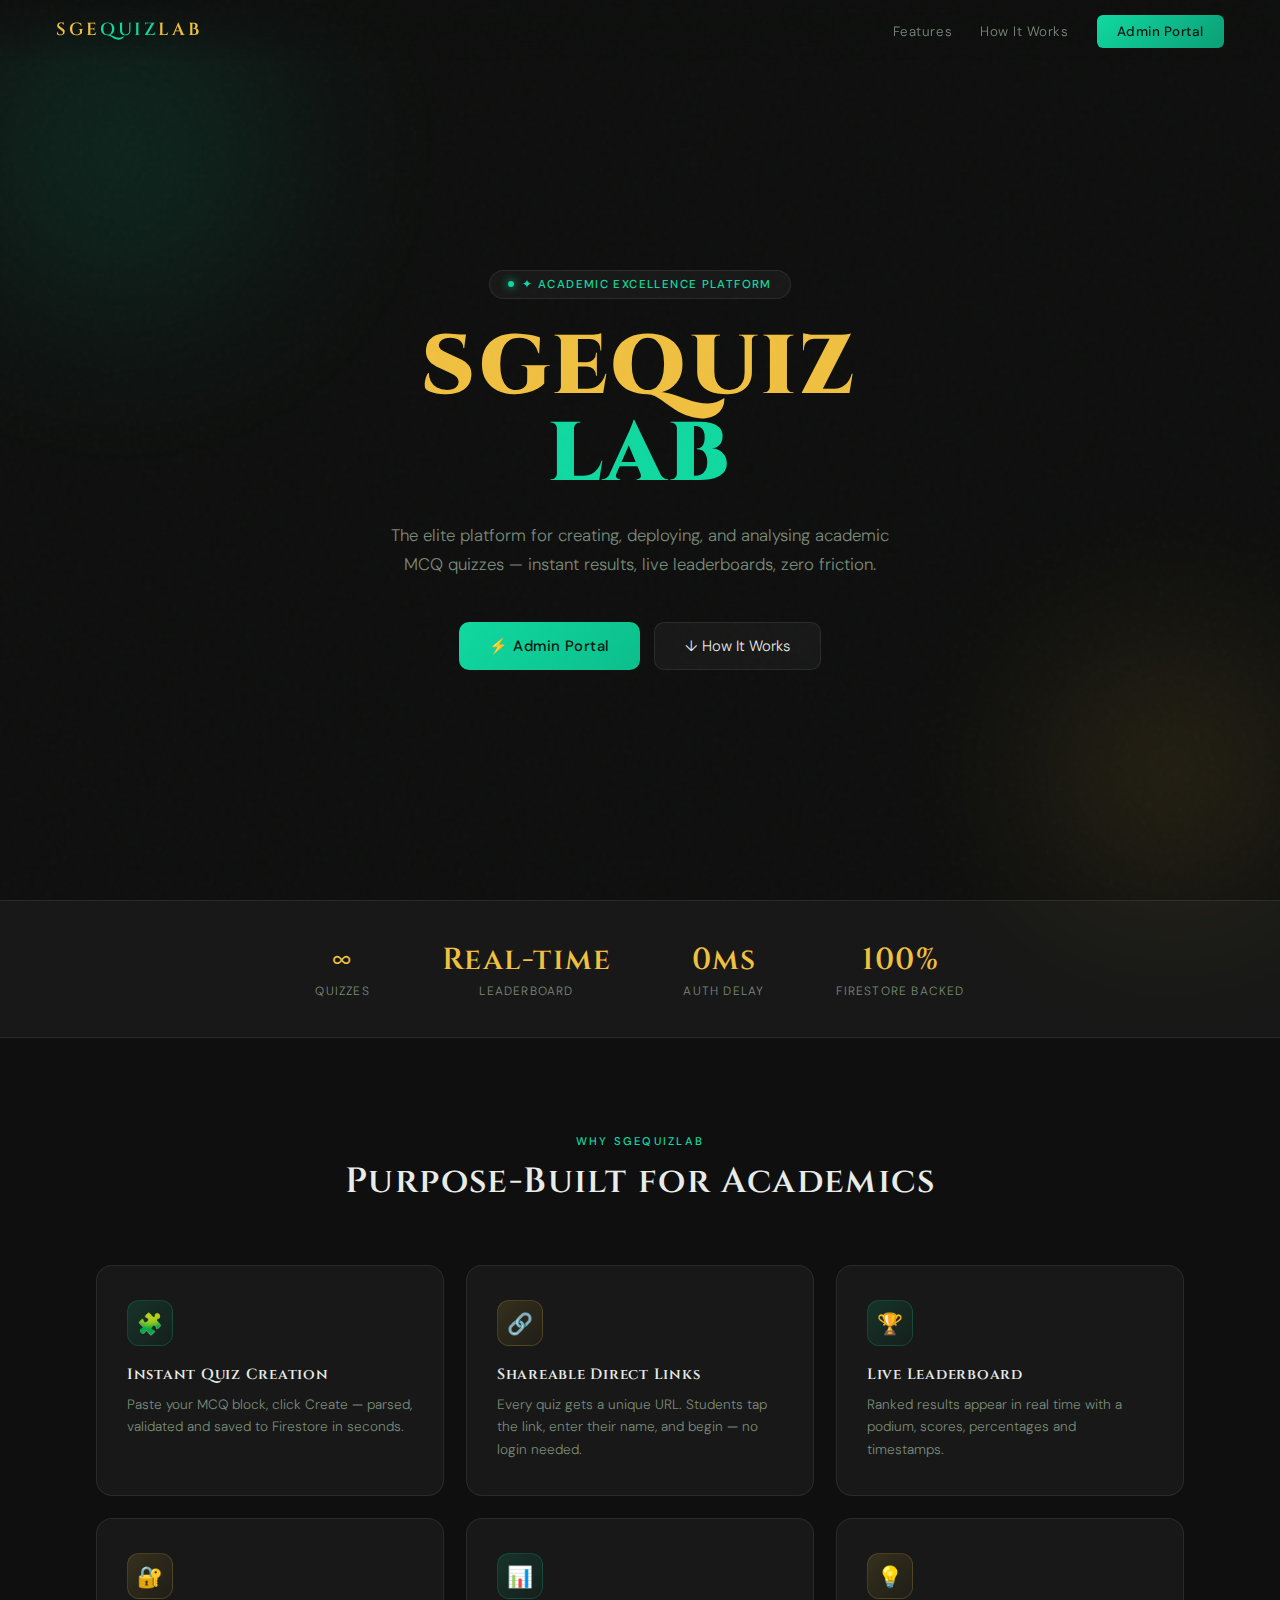
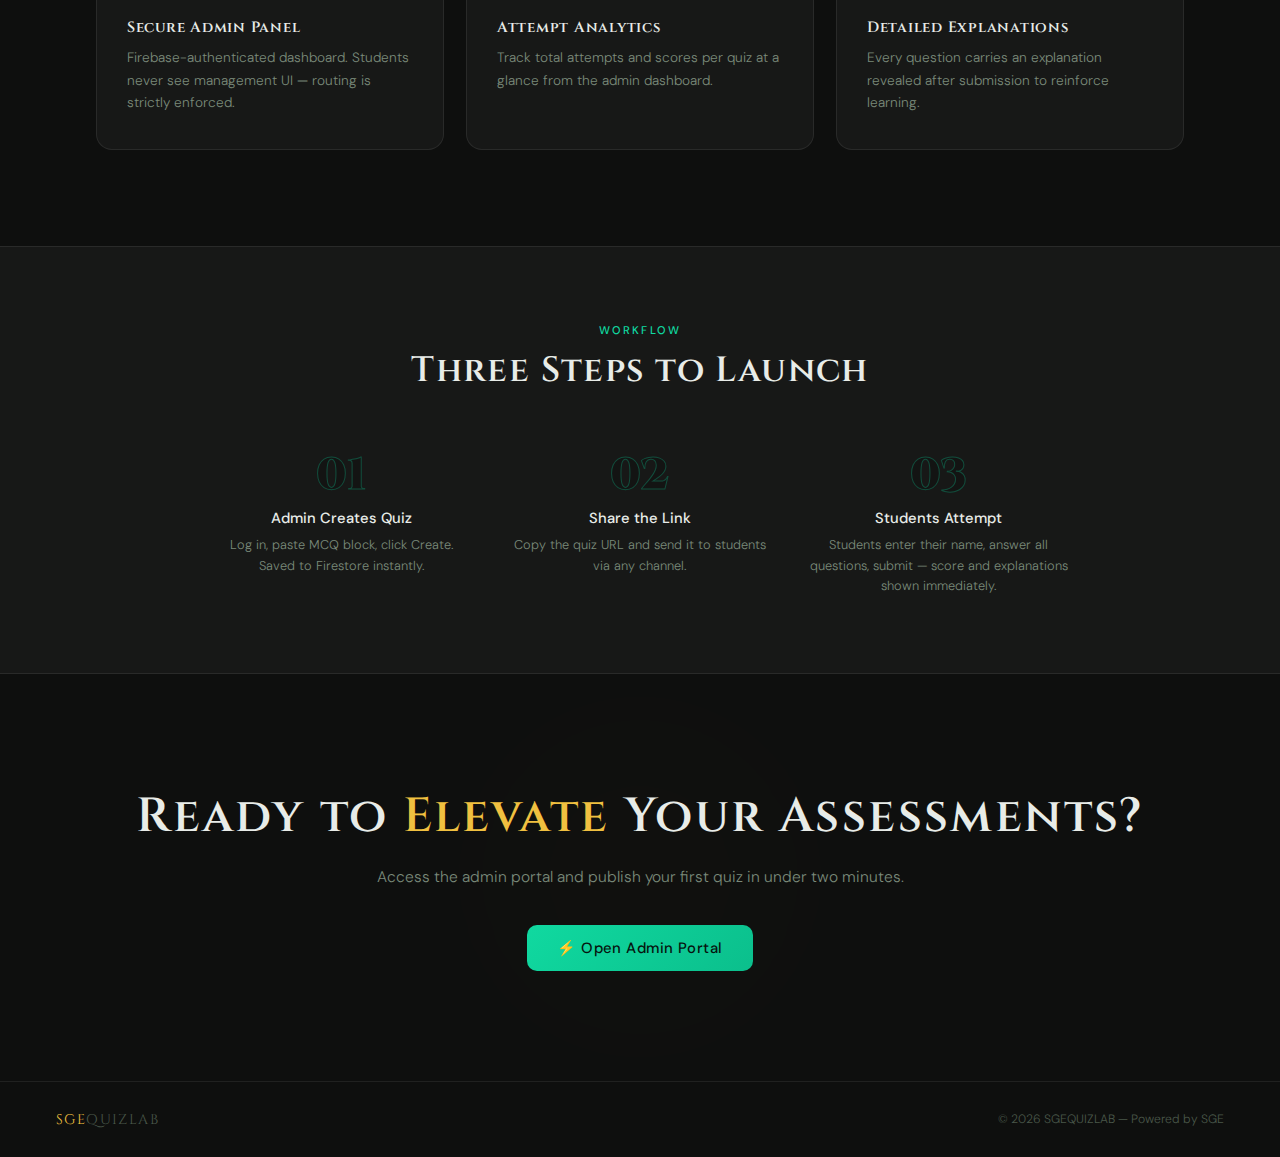
<file: index.html>
<!DOCTYPE html>
<html lang="en">
<head>
<meta charset="UTF-8"/>
<meta name="viewport" content="width=device-width,initial-scale=1.0"/>
<title>SGEQUIZLAB — Elite Academic Quiz Platform</title>
<link href="https://fonts.googleapis.com/css2?family=Cinzel:wght@400;600;900&family=DM+Sans:wght@300;400;500&display=swap" rel="stylesheet"/>
<style>
:root{--bg:#0e0f0e;--bg2:#111311;--s:rgba(255,255,255,.04);--s2:rgba(255,255,255,.07);--b:rgba(255,255,255,.08);--e:#10d9a0;--ed:#0a9e75;--g:#f0c040;--gd:#b8923a;--t:#e8ece8;--tm:#7a8a7a;--td:#4a584a;--r:16px;--rs:8px;--fd:'Cinzel',serif;--fb:'DM Sans',sans-serif}
*,*::before,*::after{box-sizing:border-box;margin:0;padding:0}
html{scroll-behavior:smooth}
body{background:var(--bg);color:var(--t);font-family:var(--fb);font-weight:300;overflow-x:hidden;min-height:100vh}
body::before{content:'';position:fixed;inset:0;background-image:url("data:image/svg+xml,%3Csvg viewBox='0 0 200 200' xmlns='http://www.w3.org/2000/svg'%3E%3Cfilter id='n'%3E%3CfeTurbulence type='fractalNoise' baseFrequency='.85' numOctaves='4'/%3E%3C/filter%3E%3Crect width='100%25' height='100%25' filter='url(%23n)' opacity='.035'/%3E%3C/svg%3E");pointer-events:none;z-index:100;opacity:.6}
::-webkit-scrollbar{width:5px}::-webkit-scrollbar-track{background:var(--bg)}::-webkit-scrollbar-thumb{background:var(--ed);border-radius:3px}

nav{position:fixed;top:0;left:0;right:0;z-index:50;padding:18px 56px;display:flex;align-items:center;justify-content:space-between;background:linear-gradient(180deg,rgba(14,15,14,.95) 0%,transparent 100%);backdrop-filter:blur(12px)}
.nlogo{font-family:var(--fd);font-size:1.1rem;letter-spacing:.15em;color:var(--g);text-decoration:none;font-weight:600}.nlogo span{color:var(--e)}
.nlinks{display:flex;gap:28px;align-items:center;list-style:none}
.nlinks a{color:var(--tm);text-decoration:none;font-size:.84rem;letter-spacing:.04em;transition:color .2s}
.nlinks a:hover{color:var(--e)}
.nbtn{background:linear-gradient(135deg,var(--e),var(--ed));color:#06150f !important;padding:8px 20px;border-radius:6px;font-weight:500 !important;transition:box-shadow .2s,transform .15s !important}
.nbtn:hover{box-shadow:0 0 28px rgba(16,217,160,.35) !important;transform:translateY(-1px)}

.hero{min-height:100vh;display:flex;align-items:center;justify-content:center;position:relative;padding:120px 40px 80px;text-align:center}
.orb{position:absolute;border-radius:50%;filter:blur(80px);opacity:.16;pointer-events:none;animation:drift 12s ease-in-out infinite alternate}
.orb1{width:500px;height:500px;background:radial-gradient(circle,var(--e),transparent 70%);top:-100px;left:-130px;animation-delay:0s}
.orb2{width:380px;height:380px;background:radial-gradient(circle,var(--g),transparent 70%);bottom:-60px;right:-80px;animation-delay:-4s}
@keyframes drift{0%{transform:translate(0,0) scale(1)}100%{transform:translate(28px,28px) scale(1.07)}}
.hc{position:relative;z-index:2;max-width:880px}
.hbadge{display:inline-flex;align-items:center;gap:8px;background:var(--s);border:1px solid var(--b);border-radius:100px;padding:6px 18px;font-size:.72rem;color:var(--e);letter-spacing:.12em;text-transform:uppercase;font-weight:500;margin-bottom:26px;animation:fid .8s ease both}
.hbadge::before{content:'';width:6px;height:6px;border-radius:50%;background:var(--e);box-shadow:0 0 8px var(--e);animation:pulse 2s ease infinite}
@keyframes pulse{0%,100%{opacity:1;transform:scale(1)}50%{opacity:.4;transform:scale(.8)}}
h1{font-family:var(--fd);font-size:clamp(2.8rem,7vw,5.2rem);font-weight:900;line-height:1.05;letter-spacing:.04em;margin-bottom:22px;animation:fiu .9s ease .1s both}
h1 .gold{color:var(--g)}h1 .emerald{color:var(--e)}
.hsub{font-size:1.05rem;color:var(--tm);max-width:540px;margin:0 auto 44px;line-height:1.7;font-weight:300;animation:fiu .9s ease .2s both}
.hacts{display:flex;gap:14px;justify-content:center;flex-wrap:wrap;animation:fiu .9s ease .3s both}
.bprimary{display:inline-flex;align-items:center;gap:9px;background:linear-gradient(135deg,var(--e),#0bbf8c);color:#06150f;font-family:var(--fb);font-size:.93rem;font-weight:500;padding:13px 30px;border-radius:10px;text-decoration:none;letter-spacing:.03em;transition:box-shadow .25s,transform .2s;border:none;cursor:pointer}
.bprimary:hover{box-shadow:0 0 40px rgba(16,217,160,.4);transform:translateY(-2px)}
.bsec{display:inline-flex;align-items:center;gap:9px;background:var(--s);color:var(--t);font-family:var(--fb);font-size:.93rem;padding:13px 30px;border-radius:10px;text-decoration:none;border:1px solid var(--b);transition:all .2s}
.bsec:hover{background:var(--s2);transform:translateY(-2px)}
@keyframes fid{from{opacity:0;transform:translateY(-14px)}to{opacity:1;transform:translateY(0)}}
@keyframes fiu{from{opacity:0;transform:translateY(18px)}to{opacity:1;transform:translateY(0)}}

.sbar{padding:38px 56px;border-top:1px solid var(--b);border-bottom:1px solid var(--b);display:flex;justify-content:center;gap:72px;flex-wrap:wrap;background:var(--s)}
.sitem{text-align:center}
.snum{font-family:var(--fd);font-size:1.9rem;font-weight:600;color:var(--g);display:block;letter-spacing:.05em}
.slbl{font-size:.75rem;color:var(--tm);letter-spacing:.1em;text-transform:uppercase;margin-top:3px}

.features{padding:96px 56px;max-width:1200px;margin:0 auto}
.sh{text-align:center;margin-bottom:60px}
.slabel{font-size:.7rem;letter-spacing:.2em;text-transform:uppercase;color:var(--e);font-weight:500;margin-bottom:10px}
.stitle{font-family:var(--fd);font-size:clamp(1.5rem,3vw,2.2rem);font-weight:600;letter-spacing:.04em}
.fgrid{display:grid;grid-template-columns:repeat(auto-fit,minmax(290px,1fr));gap:22px}
.fc{background:var(--s);border:1px solid var(--b);border-radius:var(--r);padding:34px 30px;position:relative;overflow:hidden;transition:transform .25s,border-color .25s,box-shadow .25s}
.fc::before{content:'';position:absolute;inset:0;background:linear-gradient(135deg,rgba(16,217,160,.04),transparent);opacity:0;transition:opacity .3s}
.fc:hover{transform:translateY(-4px);border-color:rgba(16,217,160,.3);box-shadow:0 8px 48px rgba(16,217,160,.07)}
.fc:hover::before{opacity:1}
.ficon{width:46px;height:46px;border-radius:12px;background:linear-gradient(135deg,rgba(16,217,160,.14),rgba(16,217,160,.04));border:1px solid rgba(16,217,160,.18);display:flex;align-items:center;justify-content:center;font-size:1.3rem;margin-bottom:18px}
.fc.ga .ficon{background:linear-gradient(135deg,rgba(240,192,64,.14),rgba(240,192,64,.04));border-color:rgba(240,192,64,.18)}
.ftitle{font-family:var(--fd);font-size:.93rem;font-weight:600;letter-spacing:.05em;margin-bottom:9px}
.fdesc{font-size:.85rem;color:var(--tm);line-height:1.65}

.hiw{padding:76px 56px;background:var(--s);border-top:1px solid var(--b);border-bottom:1px solid var(--b)}
.steps{max-width:860px;margin:0 auto;display:grid;grid-template-columns:repeat(auto-fit,minmax(190px,1fr));gap:36px;text-align:center}
.snum2{font-family:var(--fd);font-size:2.8rem;font-weight:900;color:var(--bg);-webkit-text-stroke:1px var(--ed);opacity:.4;line-height:1;margin-bottom:10px}
.steptitle{font-size:.92rem;font-weight:500;margin-bottom:7px}
.stepdesc{font-size:.8rem;color:var(--tm);line-height:1.6}

.cta{padding:110px 56px;text-align:center;position:relative;overflow:hidden}
.cta .orb{position:absolute;width:560px;height:560px;background:radial-gradient(circle,rgba(240,192,64,.1),transparent 65%);top:50%;left:50%;transform:translate(-50%,-50%);animation:none}
.ctatitle{font-family:var(--fd);font-size:clamp(1.8rem,4vw,3rem);font-weight:600;letter-spacing:.05em;margin-bottom:18px;position:relative;z-index:2}
.ctatitle span{color:var(--g)}
.ctasub{color:var(--tm);margin-bottom:38px;font-size:.97rem;position:relative;z-index:2}
.cta .hacts{position:relative;z-index:2}

footer{border-top:1px solid var(--b);padding:28px 56px;display:flex;align-items:center;justify-content:space-between;flex-wrap:wrap;gap:14px}
.fbrand{font-family:var(--fd);font-size:.88rem;letter-spacing:.1em;color:var(--td)}.fbrand span{color:var(--g)}
.fcopy{font-size:.76rem;color:var(--td)}

@media(max-width:768px){nav{padding:14px 20px}.nlinks{display:none}.hero{padding:100px 20px 60px}.sbar{padding:28px 20px;gap:28px}.features,.hiw,.cta{padding:60px 20px}footer{padding:20px;flex-direction:column;text-align:center}}
</style>
</head>
<body>
<nav>
  <a href="index.html" class="nlogo">SGE<span>QUIZ</span>LAB</a>
  <ul class="nlinks">
    <li><a href="#features">Features</a></li>
    <li><a href="#how">How It Works</a></li>
    <li><a href="admin.html" class="nbtn">Admin Portal</a></li>
  </ul>
</nav>

<section class="hero">
  <div class="orb orb1"></div>
  <div class="orb orb2"></div>
  <div class="hc">
    <div class="hbadge">✦ Academic Excellence Platform</div>
    <h1><span class="gold">SGEQUIZ</span><br/><span class="emerald">LAB</span></h1>
    <p class="hsub">The elite platform for creating, deploying, and analysing academic MCQ quizzes — instant results, live leaderboards, zero friction.</p>
    <div class="hacts">
      <a href="admin.html" class="bprimary">⚡ Admin Portal</a>
      <a href="#how" class="bsec">↓ How It Works</a>
    </div>
  </div>
</section>

<div class="sbar">
  <div class="sitem"><span class="snum">∞</span><div class="slbl">Quizzes</div></div>
  <div class="sitem"><span class="snum">Real-time</span><div class="slbl">Leaderboard</div></div>
  <div class="sitem"><span class="snum">0ms</span><div class="slbl">Auth Delay</div></div>
  <div class="sitem"><span class="snum">100%</span><div class="slbl">Firestore Backed</div></div>
</div>

<section class="features" id="features">
  <div class="sh"><div class="slabel">Why SGEQUIZLAB</div><h2 class="stitle">Purpose-Built for Academics</h2></div>
  <div class="fgrid">
    <div class="fc"><div class="ficon">🧩</div><div class="ftitle">Instant Quiz Creation</div><p class="fdesc">Paste your MCQ block, click Create — parsed, validated and saved to Firestore in seconds.</p></div>
    <div class="fc ga"><div class="ficon">🔗</div><div class="ftitle">Shareable Direct Links</div><p class="fdesc">Every quiz gets a unique URL. Students tap the link, enter their name, and begin — no login needed.</p></div>
    <div class="fc"><div class="ficon">🏆</div><div class="ftitle">Live Leaderboard</div><p class="fdesc">Ranked results appear in real time with a podium, scores, percentages and timestamps.</p></div>
    <div class="fc ga"><div class="ficon">🔐</div><div class="ftitle">Secure Admin Panel</div><p class="fdesc">Firebase-authenticated dashboard. Students never see management UI — routing is strictly enforced.</p></div>
    <div class="fc"><div class="ficon">📊</div><div class="ftitle">Attempt Analytics</div><p class="fdesc">Track total attempts and scores per quiz at a glance from the admin dashboard.</p></div>
    <div class="fc ga"><div class="ficon">💡</div><div class="ftitle">Detailed Explanations</div><p class="fdesc">Every question carries an explanation revealed after submission to reinforce learning.</p></div>
  </div>
</section>

<section class="hiw" id="how">
  <div class="sh"><div class="slabel">Workflow</div><h2 class="stitle">Three Steps to Launch</h2></div>
  <div class="steps">
    <div><div class="snum2">01</div><div class="steptitle">Admin Creates Quiz</div><p class="stepdesc">Log in, paste MCQ block, click Create. Saved to Firestore instantly.</p></div>
    <div><div class="snum2">02</div><div class="steptitle">Share the Link</div><p class="stepdesc">Copy the quiz URL and send it to students via any channel.</p></div>
    <div><div class="snum2">03</div><div class="steptitle">Students Attempt</div><p class="stepdesc">Students enter their name, answer all questions, submit — score and explanations shown immediately.</p></div>
  </div>
</section>

<section class="cta">
  <div class="orb"></div>
  <h2 class="ctatitle">Ready to <span>Elevate</span> Your Assessments?</h2>
  <p class="ctasub">Access the admin portal and publish your first quiz in under two minutes.</p>
  <div class="hacts"><a href="admin.html" class="bprimary">⚡ Open Admin Portal</a></div>
</section>

<footer>
  <div class="fbrand"><span>SGE</span>QUIZLAB</div>
  <div class="fcopy">© 2026 SGEQUIZLAB — Powered by SGE</div>
</footer>
</body>
</html>
</file>
